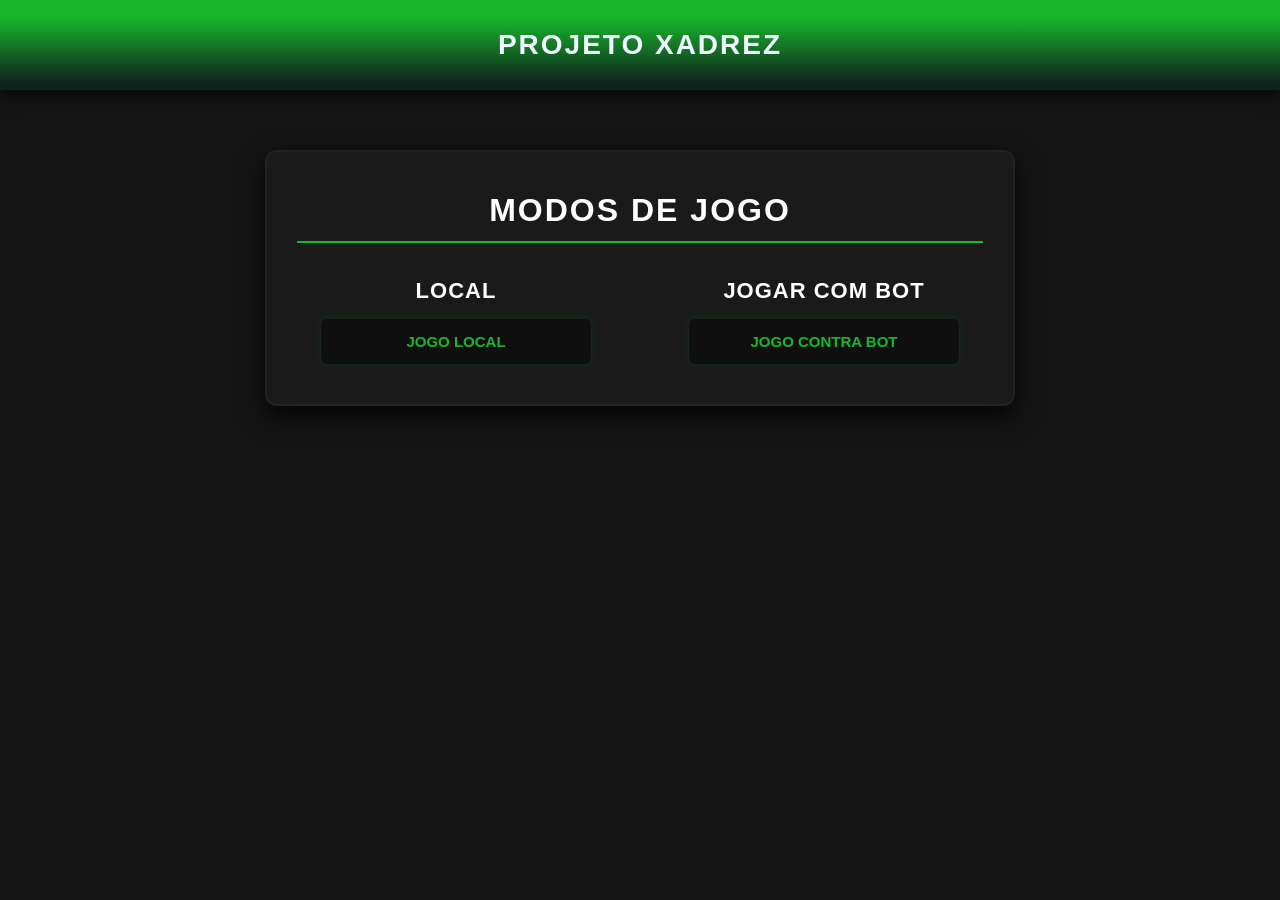
<file: Index.html>
<!DOCTYPE html>
<html lang="en">

<head>
    <meta charset="UTF-8">
    <meta name="viewport" content="width=device-width, initial-scale=1.0">
    <link rel="stylesheet" href="style/css/index.css">
    <title>Início</title>
</head>

<body>
    <nav>
        <h1>Projeto Xadrez</h1>
    </nav>

    <div class="modos-de-jogo">
        <h1 id="modos-titulo">Modos de Jogo</h1>

        <div class="container-opcoes">
            <div class="modo-item">
                <h1>Local</h1>
                <a href="templates/Jogo.html#local">Jogo local</a>
            </div>

            <div class="modo-item">
                <h1>Jogar com bot</h1>
                <a href="templates/Jogo.html#bot">Jogo contra bot</a>
            </div>
        </div>
    </div>
</body>

</html>
</file>
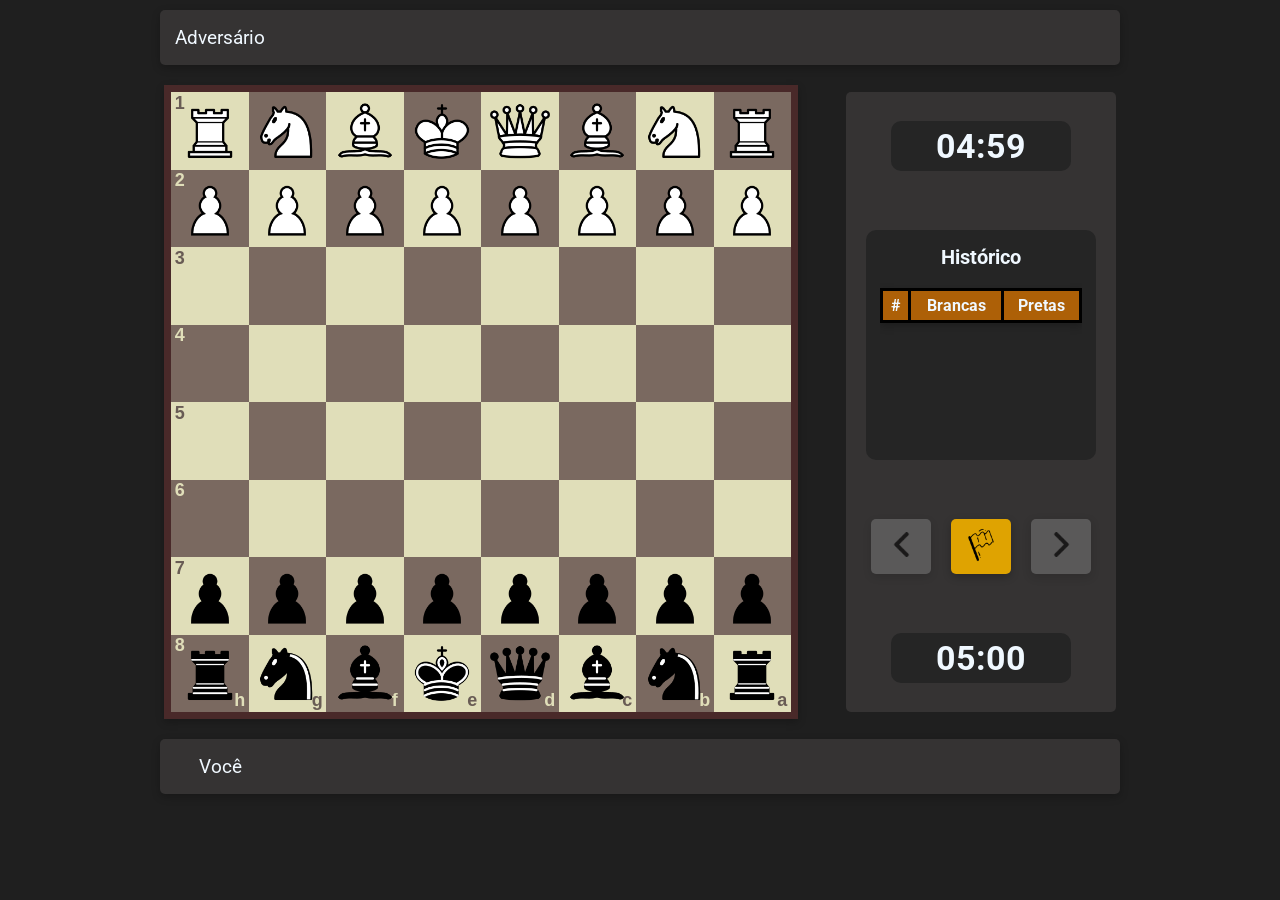
<file: templates/Jogo.html>
<!DOCTYPE html>
<html lang="en">

<head>
    <meta charset="UTF-8">
    <meta name="viewport" content="width=device-width, initial-scale=1.0">
    <link rel="stylesheet" href="../style/css/tabuleiro.css">
    <link rel="stylesheet" href="../style/css/PopUps.css">
    <link rel="stylesheet" href="../style/css/tabela.css">
    <link rel="stylesheet" href="../style/css/relogio.css">
    <title>Xadrez</title>
</head>

<body>
    <div id="jogo">

        <div class="barra-dos-jogadores" id="barra-adversario">
            <p>Adversário</p>
        </div>

        <div class="Container-Tabuleiro-opcoes">
            <div class="tabuleiro"></div>

            <div class="Container-de-Opcoes">

                <div class="relogio1"></div>

                <div class="relogio2"></div>

                <div class="container-de-movimentos">
                    <h1>Histórico</h1>
                    <div class="tabela-scroll">
                        <table>
                            <thead>
                                <tr>
                                    <th>#</th>
                                    <th>Brancas</th>
                                    <th>Pretas</th>
                                </tr>
                            </thead>
                            <tbody></tbody>
                        </table>
                    </div>
                </div>

                <div id="botoes">
                    <button id="Antes">
                        <img src="../imgs/arrow.png" alt="Antes" style="transform: rotateY(180deg);">
                    </button>

                    <button id="Desistir">
                        <img src="../imgs/flag.png" alt="Desistir">
                    </button>

                    <button id="Depois">
                        <img src="../imgs/arrow.png" alt="Depois">
                    </button>
                </div>
            </div>
        </div>

        <div class="barra-dos-jogadores" id="barra-jogador">
            <p>Você</p>
        </div>

    </div>

    <div class="popUp-wrapper"></div>

    <div class="Promocao-Container"></div>

</body>

<script type="module" src="../js/main.js"></script>

</html>
</file>
<file: style/css/index.css>
* {
  margin: 0;
  padding: 0;
  box-sizing: border-box;
}

body {
  background-color: rgb(20, 20, 20);
  font-family: Verdana, Geneva, Tahoma, sans-serif;
  color: #ffffff;
}

nav {
  background: linear-gradient(0deg, rgb(15, 35, 30) 8%, rgb(24, 184, 43) 81%);
  display: flex;
  justify-content: center;
  align-items: center;
  box-shadow: rgba(0, 0, 0, 0.65) 0px 5px 15px;
  width: 100%;
  height: 90px;
  user-select: none;
}

nav h1 {
  color: aliceblue;
  font-size: 28px;
  text-transform: uppercase;
  letter-spacing: 2px;
}

.modos-de-jogo {
  background-color: rgb(26, 26, 26);
  margin: 60px auto;
  max-width: 750px;
  border-radius: 12px;
  padding: 40px 30px;
  display: flex;
  flex-direction: column;
  align-items: center;
  border: 2px solid #222;
  box-shadow: rgba(0, 0, 0, 0.8) 0px 10px 25px;
  user-select: none;
}

#modos-titulo {
  font-size: 32px;
  color: #ffffff;
  text-transform: uppercase;
  letter-spacing: 2px;
  margin-bottom: 35px;
  border-bottom: 2px solid rgb(24, 184, 43);
  padding-bottom: 12px;
  width: 100%;
  text-align: center;
}

.container-opcoes {
  display: grid;
  grid-template-columns: 1fr 1fr;
  gap: 50px;
  width: 100%;
}

.modo-item {
  display: flex;
  flex-direction: column;
  align-items: center;
  gap: 15px;
}

.modo-item h1 {
  font-size: 22px;
  color: #ffffff;
  text-transform: uppercase;
  letter-spacing: 1px;
}

.modos-de-jogo a {
  text-decoration: none;
  color: rgb(24, 184, 43);
  font-size: 15px;
  font-weight: bold;
  text-transform: uppercase;
  background-color: rgb(15, 15, 15);
  padding: 14px 0;
  width: 85%;
  text-align: center;
  border-radius: 6px;
  box-shadow: 0 0 10px rgba(24, 184, 43, 0.15);
  transition: all 0.2s ease-in-out;
}

.modos-de-jogo a:hover {
  background-color: rgb(24, 184, 43);
  color: rgb(15, 15, 15);
  box-shadow: 0 0 20px rgba(24, 184, 43, 0.5);
  transform: translateY(-3px);
}
</file>
<file: style/css/tabuleiro.css>
* {
    margin: 0;
    padding: 0;
}

@font-face {
    font-family: 'Roboto';
    src: url(../fonts/Roboto/Roboto-VariableFont_wdth\,wght.ttf);
}

.pontos {
    font-size: 15px;
    font-family: 'Roboto';
}

.barra-dos-jogadores {
    display: grid;
    grid-template-rows: 1fr;
    grid-template-columns: 120px repeat(20, 1fr);
    place-items: center;
    width: 960px;
    height: 55px;
    margin: 10px auto;
    border-radius: 5px;
    background-color: rgb(53, 51, 51);
    box-shadow: rgba(0, 0, 0, 0.24) 0px 3px 8px;
    color: aliceblue;
}

.barra-dos-jogadores p {
    font-size: 19px;
    font-family: 'Roboto', Tahoma, sans-serif;
    margin-left: 0 auto;
    text-align: left;
    user-select: none;
}

.imagem-da-barra-dos-jogadores {
    width: 30px;
    height: 30px;
}

body {
    background-color: rgb(31, 31, 31);
}

.tabuleiro {
    display: grid;
    grid-template-columns: repeat(8, 1fr);
    grid-template-rows: repeat(8, 1fr);
    width: 620px;
    border: solid rgb(73, 41, 41) 7px;
    height: 620px;
    margin: 10px auto;
    background-color: rgb(0, 0, 0);
    user-select: none; 
    box-shadow: rgba(0, 0, 0, 0.24) 0px 3px 8px;
    grid-column: 1 / 2;
    grid-row: 1;
}

.casa-preta {
    background-color: rgb(122, 105, 96);
}

.casa-branca {
    background-color: rgb(224, 222, 185);
}

.casa-branca,
.casa-preta {
    display: flex;
    align-items: center;      
    justify-content: center;  
    position: relative;
}

.casa-branca .numero, .casa-preta .numero {
    font-size: 18px;
    font-family: 'Trebuchet MS', sans-serif;
    position: absolute;
    font-weight: bold;
    text-align: left;
    margin-bottom: 55px;
    margin-right: 60px;
    pointer-events: none;
    user-select: none; 
}

.casa-branca .letra, .casa-preta .letra {
    font-size: 18px;
    font-family: 'Trebuchet MS', sans-serif;
    font-weight: bold;
    position: absolute;
    margin-top: 55px;
    margin-left: 60px;
    pointer-events: none;
    user-select: none; 
}

.casa-selecionada {
    background-color: rgb(202, 171, 29);
}

.casa-origem {
    background-color: rgb(194, 162, 19);
}

.casa-destino {
    background-color: rgb(207, 172, 13);
}

.movimento-possivel::after {
    content: "";
    height: 30%;
    width: 30%;
    background-color: rgb(211, 179, 37);
    border-radius: 50%;
    position: absolute;
}

.captura::after {
    content: "";
    height: 82%;
    width: 82%;
    background-color: none;
    border: solid rgb(211, 179, 37) 5px;
    border-radius: 50%;
    position: absolute;
}

.Pecas-de-Xadrez {
    width: 70px;
    height: 70px;
    pointer-events: none;
    user-select: none; 
}

.Promocao-Container {
    top: 0;
    left: 0;
    width: 100%;
    height: 100%;
    position: fixed;
    display: none;
}

.Promocao-Content {
    position: absolute;
    place-items: center;
    display: grid;
    width: 500px;
    height: 140px;
    border-radius: 10px;
    top: 50%;
    left: 50%;
    transform: translate(-50%, -50%);
    grid-template-columns: repeat(4, 1fr);
    grid-template-rows: 1fr;
    background-color: rgb(112, 108, 108);
    box-shadow: rgba(0, 0, 0, 0.24) 0px 3px 8px;
}

.Promocao-Content img {
    width: 90px;
    height: 90px;
}

.Promocao-Content button {
    background-color: transparent;
    border: none;
    cursor: pointer;
}

.Container-de-Opcoes {
    width: 270px;
    height: 620px;
    grid-column: 2 / 3;
    grid-row: 1;
    user-select: none; 
    background-color: rgb(53, 51, 51);
    border-radius: 5px;
    display: grid;
    grid-template-columns: repeat(3, 90px);
    grid-template-rows: 90px 300px 90 90px;
    place-items: center;
}

.Container-de-Opcoes button {
    width: 60px;
    height: 55px;
    grid-row: 4;
    border: none;
    border-radius: 5px;
    background-color: #dfa301;
    color: aliceblue;
    box-shadow: rgba(0, 0, 0, 0.24) 0px 3px 8px;
}

#botoes {
    grid-row: span 1;
    grid-column: span 3;
    display: grid;
    grid-template-columns: repeat(3, 80px);
    grid-template-rows: 1fr;
    place-items: center;
}

.Container-de-Opcoes button:disabled {
    background-color: gray;
    opacity: 0.5;
}

.Container-de-Opcoes button:disabled:hover {
    background-color: rgb(110, 110, 110);
    opacity: 0.5;
}

.Container-de-Opcoes button:hover {
    background-color: #e08823;
}

#Antes img, #Depois img {
    width: 25px;
    height: 25px;
}

.Container-de-Opcoes button img {
    width: 40px;
    height: 40px;
}

.Container-Tabuleiro-opcoes {
    display: grid;
    width: 1000px;
    grid-template-columns: 640px, 260px;
    grid-template-rows: 1fr;
    margin: 10px auto;
    align-items: center;
    place-items: center;
}

.container-de-movimentos {
    grid-column: span 3;
    grid-row: 2 / 3;
    width: 230px;
    height: 230px;
    background-color: rgb(37, 37, 37);
    border-radius: 10px;
}
</file>
<file: style/css/PopUps.css>
@font-face {
    font-family: 'Roboto';
    src: url(../fonts/Roboto/Roboto-VariableFont_wdth\,wght.ttf);
}

.efeito-escuro {
    filter: brightness(45%);
    background-color: rgb(39, 39, 39);
}

.popUp-wrapper {
    top: 0;
    left: 0;
    width: 100%;
    height: 100%;
    position: fixed;
    display: none;
}

.popUp-content {
    position: absolute;
    top: 50%;
    left: 50%;
    width: 520px;
    height: 350px;
    transform: translate(-50%, -50%);
    border-radius: 10px;
    background-color: rgb(31, 31, 31);
    box-shadow: rgba(0, 0, 0, 0.24) 0px 3px 8px;
    user-select: none;
}

.popUp-content h1 {
    color: aliceblue;
    font-family: Verdana, Geneva, Tahoma, sans-serif;
    font-size: 30px;
    text-align: center;
    margin: 12px;
    margin-top: 35px;
    cursor: default;
}

.popUp-content {
    color: aliceblue;
    font-family: Verdana, Geneva, Tahoma, sans-serif;
    text-align: center;
    font-size: 20px;
    cursor: default;
}

.botao-opcao {
    width: 160px;
    height: 60px;
    margin-top: 60px;
    border: none;
    border-radius: 5px;
    margin-top: 70px;
    margin-left: 65px;
    font-size: 20px;
    font-family: 'Roboto';
    font-weight: bold;
}

.botao-opcao:hover {
    background-color: #2bc033;
}

.copiar-movimentos {
    font-family: Verdana, Geneva, Tahoma, sans-serif;
    font-weight: bold;
    color: aliceblue;
    background-color: green;
    padding: 15px;
    border-radius: 10px;
    width: 70%;
    margin: 10% auto;
    box-shadow: rgba(0, 0, 0, 0.24) 0px 3px 8px;
    cursor: pointer;
}

.copiado {
    font-family: Verdana, Geneva, Tahoma, sans-serif;
    font-weight: bold;
    color: aliceblue;
    background-color: rgb(1, 87, 0);
    padding: 15px;
    border-radius: 10px;
    width: 70%;
    margin: 10% auto;
    box-shadow: rgba(0, 0, 0, 0.24) 0px 3px 8px;
    cursor: pointer;
}

.popUp-content a {
    text-decoration: none;
    display: block;
    text-align: center;
    font-size: 22px;
    font-family: 'Franklin Gothic Medium', 'Arial Narrow', Arial, sans-serif;
    color: aliceblue;
    cursor: pointer;
}
</file>
<file: style/css/tabela.css>
.container-de-movimentos {
    color: aliceblue;
    font-family: 'Roboto';
    font-size: 16px;
    text-align: center;
}

table {
    margin: 5px auto;
    width: 80%;
    border-collapse: collapse;
    border: solid black 2px;
    box-shadow: rgba(0, 0, 0, 0.24) 0px 3px 8px;
}

tbody {
    background-color: rgb(25, 26, 25);
}

thead {
    background-color: rgb(173, 96, 7);
    border: solid black 2px;
}

.container-de-movimentos h1 {
    text-align: center;
    margin-top: 15px;
    font-size: 20px;
}

td, th {
    padding: 5px;
    border: 3px solid black;
    text-align: center;
}

.tabela-scroll {
    margin: 14px;
    height: 160px;
    overflow-y: auto;
    position: relative;
    scroll-behavior: smooth;
}

table {
    width: 100%;
    border-collapse: collapse;
}

thead th {
    position: sticky;
    top: 0;
    background-color: rgb(173, 96, 7);
    z-index: 2;
}
</file>
<file: style/css/relogio.css>
.relogio1, .relogio2 {
    width: 180px;
    height: 50px;
    background-color: rgb(37, 37, 37);
    border-radius: 10px;

    display: flex;
    align-items: center;
    justify-content: center;
}

.relogio1 {
    grid-row: span 1;
    grid-column: 2 / 3;
}

.relogio2 {
    grid-row: 4 / 4;
    grid-column: 2 / 3;
}

.relogio1, .relogio2 {
    font-family: 'Roboto';
    color: aliceblue;
    text-align: center;
    font-size: 34px;
    font-weight: bold;
}

.alerta {
    color: rgb(197, 31, 31);
}
</file>
